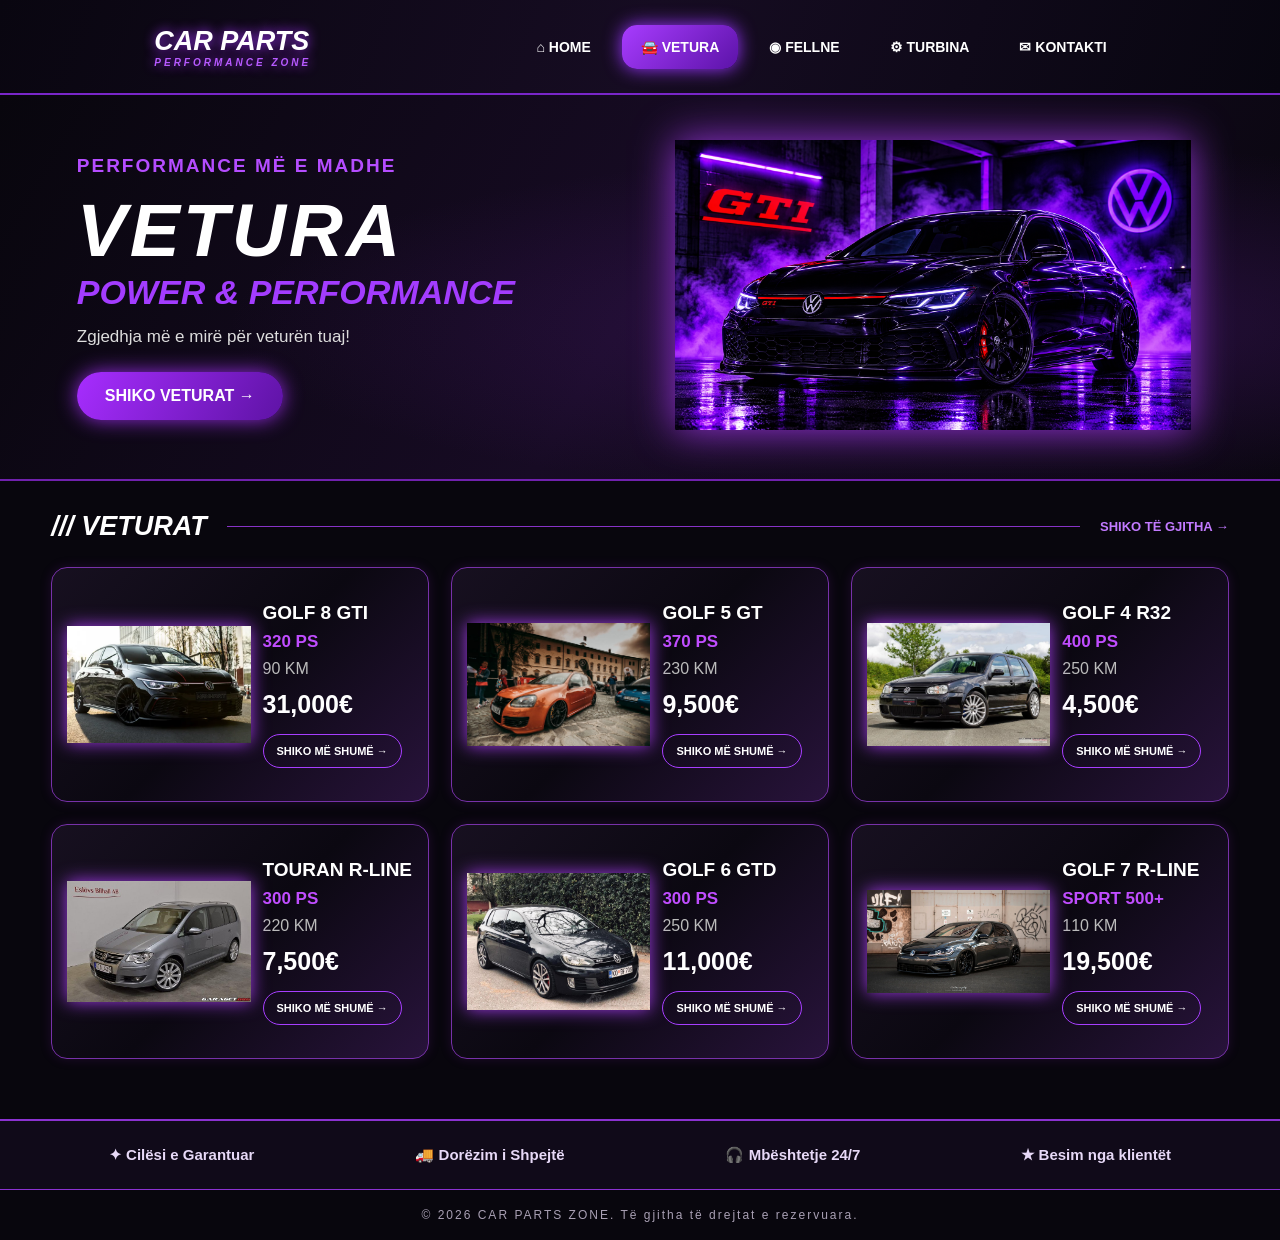
<file: index.html>
<!DOCTYPE html>

<html lang="sq">

<head>

    <meta charset="UTF-8">

    <meta name="viewport" content="width=device-width, initial-scale=1.0">

    <title>CAR PARTS ZONE - VETURA</title>

    <link rel="stylesheet" href="css/index.css">

</head>

<body>

<header class="main-header">

    <div class="logo">

        <span>CAR PARTS</span>

        <small>PERFORMANCE ZONE</small>

    </div>

    <nav>

        <ul>

            <li><a href="landingpage.html">⌂ HOME</a></li>

            <li><a href="index.html" class="active">🚘 VETURA</a></li>

            <li><a href="index1.html">◉ FELLNE</a></li>

            <li><a href="turbina.html">⚙ TURBINA</a></li>

            <li><a href="kontakti.html">✉ KONTAKTI</a></li>

        </ul>

    </nav>

</header>

<section class="hero">

    <div class="hero-content">

        <h3>PERFORMANCE MË E MADHE</h3>

        <h1>VETURA</h1>

        <h2>POWER & PERFORMANCE</h2>

        <p>Zgjedhja më e mirë për veturën tuaj!</p>

        <a href="#produktet" class="hero-btn">SHIKO VETURAT →</a>

    </div>

    <div class="hero-image">

        <img src="img/Golfgtii.png" alt="Golf GTI">

    </div>

</section>

<section class="products" id="produktet">

    <div class="section-title">

        <h2>/// VETURAT</h2>

        <span></span>

        <p>SHIKO TË GJITHA →</p>

    </div>

    <div class="car-container">

        <div class="car-card">

            <img src="img/golf.jpg" alt="Golf 8 GTI">

            <div class="car-info">

                <h2>GOLF 8 GTI</h2>

                <h3>320 PS</h3>

                <p>90 KM</p>

                <h1>31,000€</h1>

                <a href="kontakti.html">SHIKO MË SHUMË →</a>

            </div>

        </div>

        <div class="car-card">

            <img src="img/gti.jpg" alt="Golf 5 GT">

            <div class="car-info">

                <h2>GOLF 5 GT</h2>

                <h3>370 PS</h3>

                <p>230 KM</p>

                <h1>9,500€</h1>

                <a href="kontakti.html">SHIKO MË SHUMË →</a>

            </div>

        </div>

        <div class="car-card">

            <img src="img/mk4.jpg" alt="Golf 4 R32">

            <div class="car-info">

                <h2>GOLF 4 R32</h2>

                <h3>400 PS</h3>

                <p>250 KM</p>

                <h1>4,500€</h1>

                <a href="kontakti.html">SHIKO MË SHUMË →</a>

            </div>

        </div>

        <div class="car-card">

            <img src="img/touran.jpg" alt="Touran R-Line">

            <div class="car-info">

                <h2>TOURAN R-LINE</h2>

                <h3>300 PS</h3>

                <p>220 KM</p>

                <h1>7,500€</h1>

                <a href="kontakti.html">SHIKO MË SHUMË →</a>

            </div>

        </div>

        <div class="car-card">

            <img src="img/GTD.jpg" alt="Golf 6 GTD">

            <div class="car-info">

                <h2>GOLF 6 GTD</h2>

                <h3>300 PS</h3>

                <p>250 KM</p>

                <h1>11,000€</h1>

                <a href="kontakti.html">SHIKO MË SHUMË →</a>

            </div>

        </div>

        <div class="car-card">

            <img src="img/golfr.jpg" alt="Golf 7 R-Line">

            <div class="car-info">

                <h2>GOLF 7 R-LINE</h2>

                <h3>SPORT 500+</h3>

                <p>110 KM</p>

                <h1>19,500€</h1>

                <a href="kontakti.html">SHIKO MË SHUMË →</a>

            </div>

        </div>

    </div>

</section>

<footer class="footer">

    <div>✦ Cilësi e Garantuar</div>

    <div>🚚 Dorëzim i Shpejtë</div>

    <div>🎧 Mbështetje 24/7</div>

    <div>★ Besim nga klientët</div>

</footer>

<div class="copyright">

    © 2026 CAR PARTS ZONE. Të gjitha të drejtat e rezervuara.
</file>
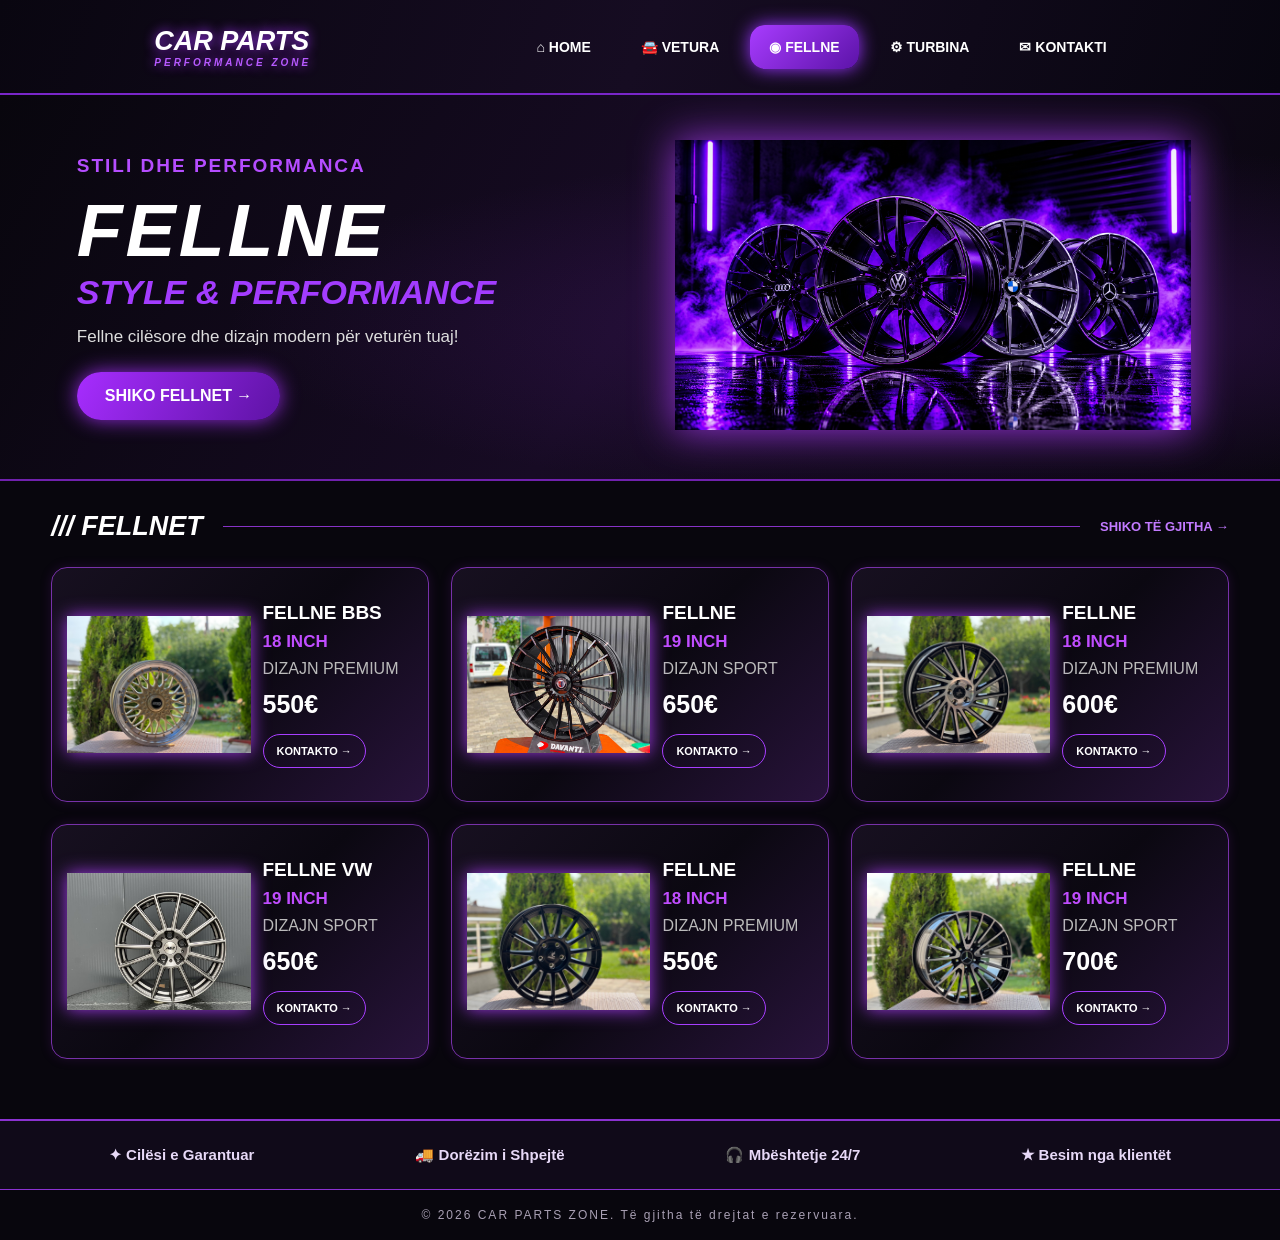
<file: index1.html>
<!DOCTYPE html>
<html lang="sq">
<head>
    <meta charset="UTF-8">
    <meta name="viewport" content="width=device-width, initial-scale=1.0">
    <title>CAR PARTS ZONE - FELLNE</title>
    <link rel="stylesheet" href="css/index1.css">
</head>
<body>

<header class="main-header">
    <div class="logo">
        <span>CAR PARTS</span>
        <small>PERFORMANCE ZONE</small>
    </div>

    <nav>
        <ul>
            <li><a href="landingpage.html">⌂ HOME</a></li>
            <li><a href="index.html">🚘 VETURA</a></li>
            <li><a href="index1.html" class="active">◉ FELLNE</a></li>
            <li><a href="turbina.html">⚙ TURBINA</a></li>
            <li><a href="kontakti.html">✉ KONTAKTI</a></li>
        </ul>
    </nav>
</header>

<section class="hero">
    <div class="hero-content">
        <h3>STILI DHE PERFORMANCA</h3>
        <h1>FELLNE</h1>
        <h2>STYLE & PERFORMANCE</h2>
        <p>Fellne cilësore dhe dizajn modern për veturën tuaj!</p>
        <a href="#produktet" class="hero-btn">SHIKO FELLNET →</a>
    </div>

    <div class="hero-image">
        <img src="img/sportrims.png" alt="Fellne BBS">
    </div>
</section>

<section class="products" id="produktet">

    <div class="section-title">
        <h2>/// FELLNET</h2>
        <span></span>
        <p>SHIKO TË GJITHA →</p>
    </div>

    <div class="car-container">

        <div class="car-card">
            <img src="img/BBS.jpg" alt="Fellne BBS">
            <div class="car-info">
                <h2>FELLNE BBS</h2>
                <h3>18 INCH</h3>
                <p>DIZAJN PREMIUM</p>
                <h1>550€</h1>
                <a href="kontakti.html">KONTAKTO →</a>
            </div>
        </div>

        <div class="car-card">
            <img src="img/r19.jpg" alt="Fellne R19">
            <div class="car-info">
                <h2>FELLNE</h2>
                <h3>19 INCH</h3>
                <p>DIZAJN SPORT</p>
                <h1>650€</h1>
                <a href="kontakti.html">KONTAKTO →</a>
            </div>
        </div>

        <div class="car-card">
            <img src="img/20.jpg" alt="Fellne 20">
            <div class="car-info">
                <h2>FELLNE</h2>
                <h3>18 INCH</h3>
                <p>DIZAJN PREMIUM</p>
                <h1>600€</h1>
                <a href="kontakti.html">KONTAKTO →</a>
            </div>
        </div>

        <div class="car-card">
            <img src="img/vw.jpg" alt="Fellne VW">
            <div class="car-info">
                <h2>FELLNE VW</h2>
                <h3>19 INCH</h3>
                <p>DIZAJN SPORT</p>
                <h1>650€</h1>
                <a href="kontakti.html">KONTAKTO →</a>
            </div>
        </div>

        <div class="car-card">
            <img src="img/18.jpg" alt="Fellne 18">
            <div class="car-info">
                <h2>FELLNE</h2>
                <h3>18 INCH</h3>
                <p>DIZAJN PREMIUM</p>
                <h1>550€</h1>
                <a href="kontakti.html">KONTAKTO →</a>
            </div>
        </div>

        <div class="car-card">
            <img src="img/21.jpg" alt="Fellne 21">
            <div class="car-info">
                <h2>FELLNE</h2>
                <h3>19 INCH</h3>
                <p>DIZAJN SPORT</p>
                <h1>700€</h1>
                <a href="kontakti.html">KONTAKTO →</a>
            </div>
        </div>

    </div>
</section>

<footer class="footer">
    <div>✦ Cilësi e Garantuar</div>
    <div>🚚 Dorëzim i Shpejtë</div>
    <div>🎧 Mbështetje 24/7</div>
    <div>★ Besim nga klientët</div>
</footer>

<div class="copyright">
    © 2026 CAR PARTS ZONE. Të gjitha të drejtat e rezervuara.
</div>

</body>
</html>
</file>
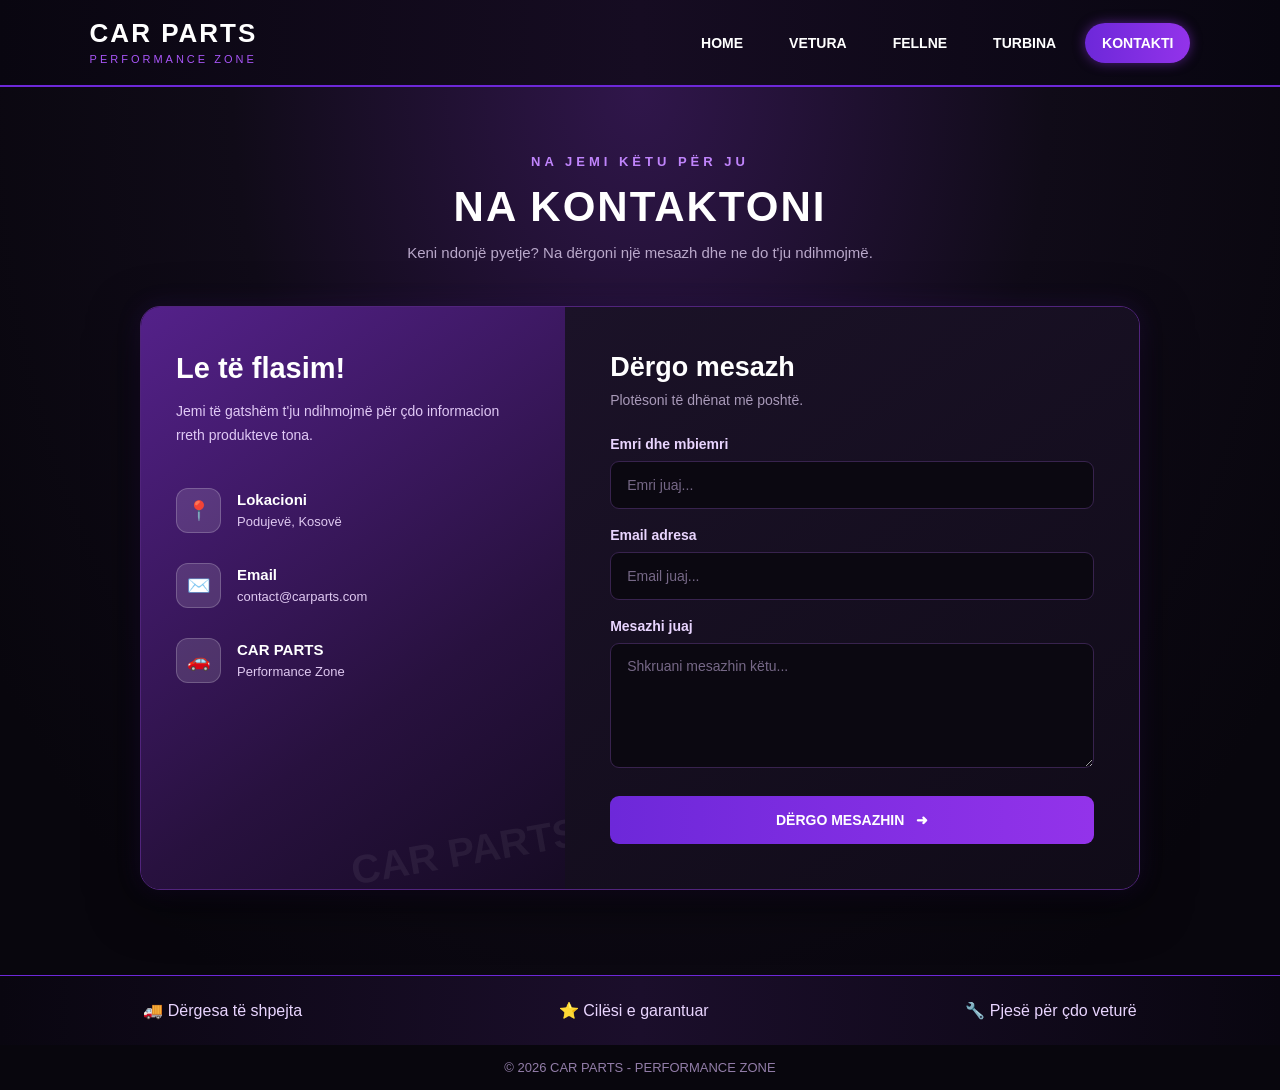
<file: kontakti.html>
<!DOCTYPE html>
<html lang="sq">
<head>
    <meta charset="UTF-8">
    <meta name="viewport" content="width=device-width, initial-scale=1.0">
    <title>CAR PARTS - KONTAKTI</title>
    <link rel="stylesheet" href="css/kontakti.css">
</head>
<body>

<header class="main-header">
    <div class="logo">
        <h2>CAR PARTS</h2>
        <span>PERFORMANCE ZONE</span>
    </div>

    <nav>
        <ul>
            <li><a href="landingpage.html">HOME</a></li>
            <li><a href="index.html">VETURA</a></li>
            <li><a href="index1.html">FELLNE</a></li>
            <li><a href="turbina.html">TURBINA</a></li>
            <li><a href="kontakti.html" class="active">KONTAKTI</a></li>
        </ul>
    </nav>
</header>

<main class="contact-section">

    <div class="contact-heading">
        <span>NA JEMI KËTU PËR JU</span>
        <h1>NA KONTAKTONI</h1>
        <p>Keni ndonjë pyetje? Na dërgoni një mesazh dhe ne do t'ju ndihmojmë.</p>
    </div>

    <div class="contact-container">

        <div class="contact-info">
            <h2>Le të flasim!</h2>
            <p class="info-text">
                Jemi të gatshëm t'ju ndihmojmë për çdo informacion rreth produkteve tona.
            </p>

            <div class="info-item">
                <div class="info-icon">📍</div>
                <div>
                    <h3>Lokacioni</h3>
                    <p>Podujevë, Kosovë</p>
                </div>
            </div>

            <div class="info-item">
                <div class="info-icon">✉️</div>
                <div>
                    <h3>Email</h3>
                    <p>contact@carparts.com</p>
                </div>
            </div>

            <div class="info-item">
                <div class="info-icon">🚗</div>
                <div>
                    <h3>CAR PARTS</h3>
                    <p>Performance Zone</p>
                </div>
            </div>

            <div class="contact-decoration">CAR PARTS</div>
        </div>

        <form action="landingpage.html" method="post" class="contact-form">

            <h2>Dërgo mesazh</h2>
            <p>Plotësoni të dhënat më poshtë.</p>

            <label for="name">Emri dhe mbiemri</label>
            <input type="text" id="name" name="name"
                   placeholder="Emri juaj..." required>

            <label for="email">Email adresa</label>
            <input type="email" id="email" name="email"
                   placeholder="Email juaj..." required>

            <label for="mesazhi">Mesazhi juaj</label>
            <textarea id="mesazhi" name="mesazhi"
                      placeholder="Shkruani mesazhin këtu..." required></textarea>

            <button type="submit">DËRGO MESAZHIN <span>➜</span></button>

        </form>

    </div>
</main>

<footer class="footer">
    <div>🚚 Dërgesa të shpejta</div>
    <div>⭐ Cilësi e garantuar</div>
    <div>🔧 Pjesë për çdo veturë</div>
</footer>

<div class="copyright">
    © 2026 CAR PARTS - PERFORMANCE ZONE
</div>

</body>
</html>
</file>
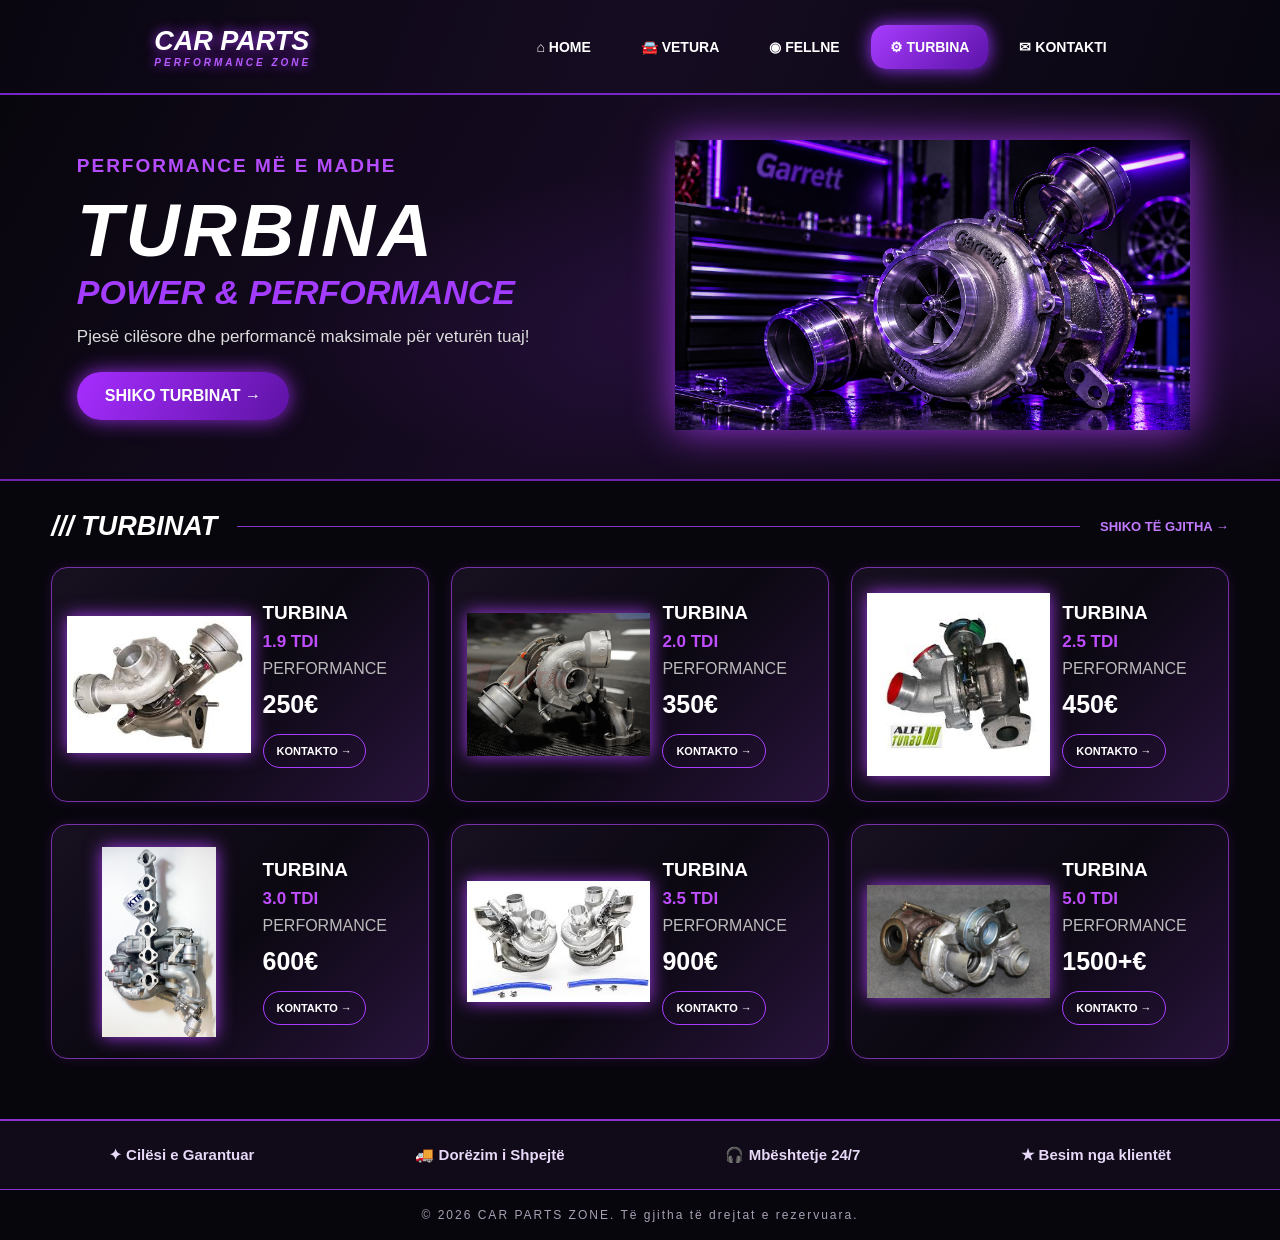
<file: turbina.html>
<!DOCTYPE html>
<html lang="sq">
<head>
    <meta charset="UTF-8">
    <meta name="viewport" content="width=device-width, initial-scale=1.0">
    <title>CAR PARTS ZONE - TURBINA</title>
    <link rel="stylesheet" href="css/turbina.css">
</head>
<body>

<header class="main-header">
    <div class="logo">
        <span>CAR PARTS</span>
        <small>PERFORMANCE ZONE</small>
    </div>

    <nav>
        <ul>
            <li><a href="landingpage.html">⌂ HOME</a></li>
            <li><a href="index.html">🚘 VETURA</a></li>
            <li><a href="index1.html">◉ FELLNE</a></li>
            <li><a href="turbina.html" class="active">⚙ TURBINA</a></li>
            <li><a href="kontakti.html">✉ KONTAKTI</a></li>
        </ul>
    </nav>
</header>

<section class="hero">
    <div class="hero-content">
        <h3>PERFORMANCE MË E MADHE</h3>
        <h1>TURBINA</h1>
        <h2>POWER & PERFORMANCE</h2>
        <p>Pjesë cilësore dhe performancë maksimale për veturën tuaj!</p>
        <a href="#produktet" class="hero-btn">SHIKO TURBINAT →</a>
    </div>

    <div class="hero-image">
        <img src="img/turbogarrett.png" alt="Turbina 1.9 TDI">
    </div>
</section>

<section class="products" id="produktet">
    <div class="section-title">
        <h2>/// TURBINAT</h2>
        <span></span>
        <p>SHIKO TË GJITHA →</p>
    </div>

    <div class="car-container">

        <div class="car-card">
            <img src="img/1.9.jpg" alt="Turbina 1.9">
            <div class="car-info">
                <h2>TURBINA</h2>
                <h3>1.9 TDI</h3>
                <p>PERFORMANCE</p>
                <h1>250€</h1>
                <a href="kontakti.html">KONTAKTO →</a>
            </div>
        </div>

        <div class="car-card">
            <img src="img/2.0.jpg" alt="Turbina 2.0">
            <div class="car-info">
                <h2>TURBINA</h2>
                <h3>2.0 TDI</h3>
                <p>PERFORMANCE</p>
                <h1>350€</h1>
                <a href="kontakti.html">KONTAKTO →</a>
            </div>
        </div>

        <div class="car-card">
            <img src="img/2.5.jpg" alt="Turbina 2.5">
            <div class="car-info">
                <h2>TURBINA</h2>
                <h3>2.5 TDI</h3>
                <p>PERFORMANCE</p>
                <h1>450€</h1>
                <a href="kontakti.html">KONTAKTO →</a>
            </div>
        </div>

        <div class="car-card">
            <img src="img/3.0.jpg" alt="Turbina 3.0">
            <div class="car-info">
                <h2>TURBINA</h2>
                <h3>3.0 TDI</h3>
                <p>PERFORMANCE</p>
                <h1>600€</h1>
                <a href="kontakti.html">KONTAKTO →</a>
            </div>
        </div>

        <div class="car-card">
            <img src="img/3.5.JPG" alt="Turbina 3.5">
            <div class="car-info">
                <h2>TURBINA</h2>
                <h3>3.5 TDI</h3>
                <p>PERFORMANCE</p>
                <h1>900€</h1>
                <a href="kontakti.html">KONTAKTO →</a>
            </div>
        </div>

        <div class="car-card">
            <img src="img/5.0.JPG" alt="Turbina 5.0">
            <div class="car-info">
                <h2>TURBINA</h2>
                <h3>5.0 TDI</h3>
                <p>PERFORMANCE</p>
                <h1>1500+€</h1>
                <a href="kontakti.html">KONTAKTO →</a>
            </div>
        </div>

    </div>
</section>

<footer class="footer">
    <div>✦ Cilësi e Garantuar</div>
    <div>🚚 Dorëzim i Shpejtë</div>
    <div>🎧 Mbështetje 24/7</div>
    <div>★ Besim nga klientët</div>
</footer>

<div class="copyright">
    © 2026 CAR PARTS ZONE. Të gjitha të drejtat e rezervuara.
</div>

</body>
</html>
</file>
<file: css/index.css>
* {
    margin: 0;
    padding: 0;
    box-sizing: border-box;
}

html {
    scroll-behavior: smooth;
}

body {
    background: #08060d;
    color: white;
    font-family: Arial, sans-serif;
}

/* NAVBAR */

.main-header {
    min-height: 95px;
    background: linear-gradient(110deg, #090610, #160c22, #080610);
    border-bottom: 2px solid #7926c9;
    box-shadow: 0 0 20px #8124d955;
    display: flex;
    justify-content: space-around;
    align-items: center;
    padding: 15px 4%;
}

.logo {
    display: flex;
    flex-direction: column;
    color: white;
    font-size: 27px;
    font-weight: 900;
    font-style: italic;
    text-shadow: 0 0 12px #a333ff;
}

.logo small {
    color: #b75aff;
    font-size: 10px;
    letter-spacing: 3px;
    text-align: center;
}

.main-header ul {
    display: flex;
    align-items: center;
    list-style: none;
    gap: 12px;
}

.main-header a {
    color: white;
    text-decoration: none;
    font-size: 14px;
    font-weight: bold;
    padding: 14px 19px;
    border-radius: 15px;
    transition: 0.3s;
}

.main-header a:hover,
.main-header a.active {
    background: linear-gradient(135deg, #a83cff, #5c13a8);
    box-shadow: 0 0 18px #9a35ff;
}

/* HERO SECTION */

.hero {
    min-height: 350px;
    padding: 45px 6%;
    display: flex;
    align-items: center;
    justify-content: space-between;
    background:
    radial-gradient(ellipse at 80% 60%, #501b7c66, transparent 55%),
    linear-gradient(120deg, #08060d, #170b24, #08060d);
    border-bottom: 2px solid #7021ad;
    overflow: hidden;
}

.hero-content {
    z-index: 2;
}

.hero-content h3 {
    color: #b54dff;
    font-size: 19px;
    margin-bottom: 10px;
    letter-spacing: 2px;
}

.hero-content h1 {
    font-size: 75px;
    font-weight: 900;
    font-style: italic;
    letter-spacing: 3px;
}

.hero-content h2 {
    color: #a33cff;
    font-size: 34px;
    font-style: italic;
    margin-bottom: 15px;
}

.hero-content p {
    color: #ddd;
    font-size: 17px;
    margin-bottom: 25px;
}

.hero-btn {
    display: inline-block;
    background: linear-gradient(120deg, #a72dff, #5e13a5);
    padding: 15px 28px;
    border-radius: 30px;
    color: white;
    text-decoration: none;
    font-weight: bold;
    box-shadow: 0 0 20px #922bdb;
    transition: 0.3s;
}

.hero-btn:hover {
    transform: scale(1.05);
    box-shadow: 0 0 30px #bd63ff;
}

.hero-image {
    width: 48%;
}

.hero-image img {
    width: 100%;
    height: 290px;
    object-fit: contain;
    filter: drop-shadow(0 0 20px #9634d9);
}

/* PRODUCTS */

.products {
    padding: 30px 4%;
}

.section-title {
    display: flex;
    align-items: center;
    gap: 20px;
    margin-bottom: 25px;
}

.section-title h2 {
    font-size: 27px;
    font-style: italic;
}

.section-title h2:first-letter {
    color: #a63bff;
}

.section-title span {
    flex: 1;
    height: 1px;
    background: #8732c6;
}

.section-title p {
    color: #c27aff;
    font-size: 13px;
    font-weight: bold;
}

/* CARDS */

.car-container {
    display: grid;
    grid-template-columns: repeat(3, 1fr);
    gap: 22px;
}

.car-card {
    min-height: 235px;
    display: flex;
    align-items: center;
    padding: 15px;
    gap: 12px;
    background: linear-gradient(135deg, #171020, #0b0811, #28133b);
    border: 1px solid #7731a9;
    border-radius: 16px;
    box-shadow: 0 0 12px #7623a533;
    transition: 0.3s;
    overflow: hidden;
}

.car-card:hover {
    transform: translateY(-6px);
    border-color: #c05aff;
    box-shadow: 0 0 25px #922bdb88;
}

.car-card img {
    width: 53%;
    height: 190px;
    object-fit: contain;
    filter: drop-shadow(0 0 9px #a13be8);
}

.car-info {
    flex: 1;
}

.car-info h2 {
    font-size: 19px;
    margin-bottom: 8px;
}

.car-info h3 {
    color: #c04dff;
    font-size: 17px;
    margin-bottom: 8px;
}

.car-info p {
    color: #bbb;
    margin-bottom: 12px;
}

.car-info h1 {
    font-size: 25px;
    margin-bottom: 15px;
}

.car-info a {
    display: inline-block;
    text-decoration: none;
    color: white;
    border: 1px solid #a73eff;
    border-radius: 25px;
    padding: 10px 13px;
    font-size: 11px;
    font-weight: bold;
    transition: 0.3s;
}

.car-info a:hover {
    background: #9129d5;
    box-shadow: 0 0 15px #a83cff;
}

/* FOOTER */

.footer {
    margin-top: 30px;
    padding: 25px 3%;
    display: flex;
    justify-content: space-around;
    flex-wrap: wrap;
    gap: 20px;
    background: #100a19;
    border-top: 2px solid #8b32d1;
    border-bottom: 1px solid #8b32d1;
}

.footer div {
    font-size: 15px;
    font-weight: bold;
    color: #e7d9f7;
}

.copyright {
    padding: 18px;
    text-align: center;
    color: #a9a0b4;
    font-size: 12px;
    letter-spacing: 2px;
}

/* RESPONSIVE */

@media (max-width: 1000px) {
    .car-container {
        grid-template-columns: repeat(2, 1fr);
    }

    .main-header {
        flex-direction: column;
        gap: 25px;
    }

    .main-header ul {
        flex-wrap: wrap;
        justify-content: center;
    }
}

@media (max-width: 650px) {
    .hero {
        flex-direction: column;
        text-align: center;
    }

    .hero-content h1 {
        font-size: 48px;
    }

    .hero-content h2 {
        font-size: 23px;
    }

    .hero-image {
        width: 100%;
    }

    .car-container {
        grid-template-columns: 1fr;
    }

    .car-card {
        min-height: 200px;
    }

    .main-header a {
        font-size: 11px;
        padding: 10px;
    }

    .footer {
        flex-direction: column;
        align-items: center;
    }
}
</file>
<file: css/index1.css>
* {
    margin: 0;
    padding: 0;
    box-sizing: border-box;
}

html {
    scroll-behavior: smooth;
}

body {
    background: #08060d;
    color: white;
    font-family: Arial, sans-serif;
}

/* NAVBAR */

.main-header {
    min-height: 95px;
    background: linear-gradient(110deg, #090610, #160c22, #080610);
    border-bottom: 2px solid #7926c9;
    box-shadow: 0 0 20px #8124d955;
    display: flex;
    justify-content: space-around;
    align-items: center;
    padding: 15px 4%;
}

.logo {
    display: flex;
    flex-direction: column;
    color: white;
    font-size: 27px;
    font-weight: 900;
    font-style: italic;
    text-shadow: 0 0 12px #a333ff;
}

.logo small {
    color: #b75aff;
    font-size: 10px;
    letter-spacing: 3px;
    text-align: center;
}

.main-header ul {
    display: flex;
    align-items: center;
    list-style: none;
    gap: 12px;
}

.main-header a {
    color: white;
    text-decoration: none;
    font-size: 14px;
    font-weight: bold;
    padding: 14px 19px;
    border-radius: 15px;
    transition: 0.3s;
}

.main-header a:hover,
.main-header a.active {
    background: linear-gradient(135deg, #a83cff, #5c13a8);
    box-shadow: 0 0 18px #9a35ff;
}

/* HERO */

.hero {
    min-height: 350px;
    padding: 45px 6%;
    display: flex;
    align-items: center;
    justify-content: space-between;
    background:
    radial-gradient(ellipse at 80% 60%, #501b7c66, transparent 55%),
    linear-gradient(120deg, #08060d, #170b24, #08060d);
    border-bottom: 2px solid #7021ad;
    overflow: hidden;
}

.hero-content {
    z-index: 2;
}

.hero-content h3 {
    color: #b54dff;
    font-size: 19px;
    margin-bottom: 10px;
    letter-spacing: 2px;
}

.hero-content h1 {
    font-size: 75px;
    font-weight: 900;
    font-style: italic;
    letter-spacing: 3px;
}

.hero-content h2 {
    color: #a33cff;
    font-size: 34px;
    font-style: italic;
    margin-bottom: 15px;
}

.hero-content p {
    color: #ddd;
    font-size: 17px;
    margin-bottom: 25px;
}

.hero-btn {
    display: inline-block;
    background: linear-gradient(120deg, #a72dff, #5e13a5);
    padding: 15px 28px;
    border-radius: 30px;
    color: white;
    text-decoration: none;
    font-weight: bold;
    box-shadow: 0 0 20px #922bdb;
    transition: 0.3s;
}

.hero-btn:hover {
    transform: scale(1.05);
    box-shadow: 0 0 30px #bd63ff;
}

.hero-image {
    width: 48%;
}

.hero-image img {
    width: 100%;
    height: 290px;
    object-fit: contain;
    filter: drop-shadow(0 0 20px #9634d9);
}

/* PRODUCTS */

.products {
    padding: 30px 4%;
}

.section-title {
    display: flex;
    align-items: center;
    gap: 20px;
    margin-bottom: 25px;
}

.section-title h2 {
    font-size: 27px;
    font-style: italic;
}

.section-title h2:first-letter {
    color: #a63bff;
}

.section-title span {
    flex: 1;
    height: 1px;
    background: #8732c6;
}

.section-title p {
    color: #c27aff;
    font-size: 13px;
    font-weight: bold;
}

/* CARDS */

.car-container {
    display: grid;
    grid-template-columns: repeat(3, 1fr);
    gap: 22px;
}

.car-card {
    min-height: 235px;
    display: flex;
    align-items: center;
    padding: 15px;
    gap: 12px;
    background: linear-gradient(135deg, #171020, #0b0811, #28133b);
    border: 1px solid #7731a9;
    border-radius: 16px;
    box-shadow: 0 0 12px #7623a533;
    transition: 0.3s;
    overflow: hidden;
}

.car-card:hover {
    transform: translateY(-6px);
    border-color: #c05aff;
    box-shadow: 0 0 25px #922bdb88;
}

.car-card img {
    width: 53%;
    height: 190px;
    object-fit: contain;
    filter: drop-shadow(0 0 9px #a13be8);
    transition: 0.3s;
}

.car-card:hover img {
    transform: scale(1.05);
}

.car-info {
    flex: 1;
    min-width: 0;
}

.car-info h2 {
    font-size: 19px;
    margin-bottom: 8px;
}

.car-info h3 {
    color: #c04dff;
    font-size: 17px;
    margin-bottom: 8px;
}

.car-info p {
    color: #bbb;
    margin-bottom: 12px;
}

.car-info h1 {
    font-size: 25px;
    margin-bottom: 15px;
}

.car-info a {
    display: inline-block;
    text-decoration: none;
    color: white;
    border: 1px solid #a73eff;
    border-radius: 25px;
    padding: 10px 13px;
    font-size: 11px;
    font-weight: bold;
    transition: 0.3s;
}

.car-info a:hover {
    background: #9129d5;
    box-shadow: 0 0 15px #a83cff;
}

/* FOOTER */

.footer {
    margin-top: 30px;
    padding: 25px 3%;
    display: flex;
    justify-content: space-around;
    flex-wrap: wrap;
    gap: 20px;
    background: #100a19;
    border-top: 2px solid #8b32d1;
    border-bottom: 1px solid #8b32d1;
}

.footer div {
    font-size: 15px;
    font-weight: bold;
    color: #e7d9f7;
}

.copyright {
    padding: 18px;
    text-align: center;
    color: #a9a0b4;
    font-size: 12px;
    letter-spacing: 2px;
}

/* RESPONSIVE */

@media (max-width: 1000px) {
    .car-container {
        grid-template-columns: repeat(2, 1fr);
    }

    .main-header {
        flex-direction: column;
        gap: 25px;
    }

    .main-header ul {
        flex-wrap: wrap;
        justify-content: center;
    }
}

@media (max-width: 650px) {
    .hero {
        flex-direction: column;
        text-align: center;
    }

    .hero-content h1 {
        font-size: 48px;
    }

    .hero-content h2 {
        font-size: 23px;
    }

    .hero-image {
        width: 100%;
    }

    .car-container {
        grid-template-columns: 1fr;
    }

    .car-card {
        min-height: 200px;
    }

    .main-header a {
        font-size: 11px;
        padding: 10px;
    }

    .footer {
        flex-direction: column;
        align-items: center;
    }
}
</file>
<file: css/kontakti.css>
* {
    margin: 0;
    padding: 0;
    box-sizing: border-box;
}

body {
    font-family: Arial, sans-serif;
    background: #08060d;
    color: white;
}

/* HEADER */
.main-header {
    background: linear-gradient(90deg, #090610, #160c22, #080610);
    padding: 18px 7%;
    display: flex;
    justify-content: space-between;
    align-items: center;
    border-bottom: 2px solid #6d28d9;
    box-shadow: 0 4px 20px rgba(109, 40, 217, 0.3);
}

.logo h2 {
    font-size: 26px;
    letter-spacing: 2px;
}

.logo span {
    color: #a855f7;
    font-size: 11px;
    letter-spacing: 3px;
}

.main-header ul {
    display: flex;
    list-style: none;
    gap: 12px;
}

.main-header a {
    color: white;
    text-decoration: none;
    font-size: 14px;
    font-weight: bold;
    padding: 12px 17px;
    border-radius: 25px;
    transition: 0.3s;
}

.main-header a:hover,
.main-header a.active {
    background: linear-gradient(90deg, #6d28d9, #9333ea);
    box-shadow: 0 0 12px rgba(147, 51, 234, 0.5);
}

/* CONTACT SECTION */
.contact-section {
    min-height: 750px;
    padding: 65px 20px 85px;
    background:
        radial-gradient(ellipse at 50% 0%, #30164b 0%, #100b18 45%, #08060d 85%);
}

.contact-heading {
    text-align: center;
    margin-bottom: 45px;
}

.contact-heading span {
    color: #c084fc;
    font-size: 13px;
    font-weight: bold;
    letter-spacing: 4px;
}

.contact-heading h1 {
    font-size: 42px;
    margin: 13px 0;
    letter-spacing: 2px;
}

.contact-heading p {
    color: #b9a8ca;
    font-size: 15px;
}

/* MAIN CARD */
.contact-container {
    max-width: 1000px;
    margin: 0 auto;
    display: grid;
    grid-template-columns: 0.85fr 1.15fr;
    background: #130d1d;
    border: 1px solid #51247c;
    border-radius: 20px;
    overflow: hidden;
    box-shadow: 0 15px 50px rgba(0, 0, 0, 0.5),
                0 0 25px rgba(109, 40, 217, 0.15);
}

/* LEFT SIDE */
.contact-info {
    position: relative;
    overflow: hidden;
    padding: 45px 35px;
    background: linear-gradient(145deg, #54218a, #28113f 65%, #160b24);
}

.contact-info h2 {
    font-size: 29px;
    margin-bottom: 15px;
}

.info-text {
    color: #e0c9f5;
    line-height: 1.7;
    font-size: 14px;
    margin-bottom: 40px;
}

.info-item {
    display: flex;
    align-items: center;
    gap: 16px;
    margin-bottom: 30px;
}

.info-icon {
    width: 45px;
    height: 45px;
    min-width: 45px;
    display: flex;
    align-items: center;
    justify-content: center;
    background: rgba(255, 255, 255, 0.13);
    border: 1px solid rgba(255, 255, 255, 0.2);
    border-radius: 12px;
    font-size: 19px;
}

.info-item h3 {
    font-size: 15px;
    margin-bottom: 6px;
}

.info-item p {
    color: #dfc9f1;
    font-size: 13px;
}

.contact-decoration {
    position: absolute;
    bottom: 15px;
    right: -15px;
    font-size: 40px;
    font-weight: bold;
    color: rgba(255, 255, 255, 0.06);
    transform: rotate(-10deg);
}

/* RIGHT SIDE FORM */
.contact-form {
    padding: 45px 45px;
    background: linear-gradient(145deg, #1b1228, #100b18);
}

.contact-form h2 {
    font-size: 27px;
    margin-bottom: 9px;
}

.contact-form > p {
    color: #a99ab9;
    font-size: 14px;
    margin-bottom: 28px;
}

.contact-form label {
    display: block;
    color: #e9d5ff;
    font-size: 14px;
    font-weight: bold;
    margin: 18px 0 9px;
}

.contact-form input,
.contact-form textarea {
    width: 100%;
    padding: 14px 16px;
    background: #0b0811;
    color: white;
    border: 1px solid #38234e;
    border-radius: 9px;
    outline: none;
    font-family: Arial, sans-serif;
    font-size: 14px;
    transition: 0.3s;
}

.contact-form input {
    height: 48px;
}

.contact-form textarea {
    height: 125px;
    resize: vertical;
}

.contact-form input:focus,
.contact-form textarea:focus {
    border-color: #a855f7;
    box-shadow: 0 0 12px rgba(168, 85, 247, 0.2);
}

.contact-form input::placeholder,
.contact-form textarea::placeholder {
    color: #766887;
}

.contact-form button {
    width: 100%;
    margin-top: 24px;
    padding: 16px;
    border: none;
    border-radius: 9px;
    background: linear-gradient(90deg, #6d28d9, #9333ea);
    color: white;
    font-size: 14px;
    font-weight: bold;
    cursor: pointer;
    transition: 0.3s;
}

.contact-form button:hover {
    transform: translateY(-3px);
    box-shadow: 0 7px 20px rgba(147, 51, 234, 0.4);
}

.contact-form button span {
    margin-left: 8px;
}

/* FOOTER */
.footer {
    display: flex;
    justify-content: space-around;
    gap: 20px;
    padding: 25px;
    background: linear-gradient(90deg, #090610, #1b0e2b, #090610);
    border-top: 1px solid #6d28d9;
    color: #e9d5ff;
    text-align: center;
}

.copyright {
    background: #08060d;
    color: #927da8;
    text-align: center;
    padding: 15px;
    font-size: 13px;
}

/* RESPONSIVE */
@media (max-width: 850px) {
    .main-header {
        flex-direction: column;
        gap: 22px;
    }

    .contact-container {
        grid-template-columns: 1fr;
        max-width: 550px;
    }
}

@media (max-width: 600px) {
    .main-header ul {
        flex-wrap: wrap;
        justify-content: center;
        gap: 18px;
    }

    .contact-heading h1 {
        font-size: 30px;
    }

    .contact-form,
    .contact-info {
        padding: 30px 23px;
    }

    .footer {
        flex-direction: column;
    }
}
</file>
<file: css/turbina.css>
* {
    margin: 0;
    padding: 0;
    box-sizing: border-box;
}

html {
    scroll-behavior: smooth;
}

body {
    background: #08060d;
    color: white;
    font-family: Arial, sans-serif;
}

/* NAVBAR */

.main-header {
    min-height: 95px;
    background: linear-gradient(110deg, #090610, #160c22, #080610);
    border-bottom: 2px solid #7926c9;
    box-shadow: 0 0 20px #8124d955;
    display: flex;
    justify-content: space-around;
    align-items: center;
    padding: 15px 4%;
}

.logo {
    display: flex;
    flex-direction: column;
    color: white;
    font-size: 27px;
    font-weight: 900;
    font-style: italic;
    text-shadow: 0 0 12px #a333ff;
}

.logo small {
    color: #b75aff;
    font-size: 10px;
    letter-spacing: 3px;
    text-align: center;
}

.main-header ul {
    display: flex;
    align-items: center;
    list-style: none;
    gap: 12px;
}

.main-header a {
    color: white;
    text-decoration: none;
    font-size: 14px;
    font-weight: bold;
    padding: 14px 19px;
    border-radius: 15px;
    transition: 0.3s;
}

.main-header a:hover,
.main-header a.active {
    background: linear-gradient(135deg, #a83cff, #5c13a8);
    box-shadow: 0 0 18px #9a35ff;
}

/* HERO SECTION */

.hero {
    min-height: 350px;
    padding: 45px 6%;
    display: flex;
    align-items: center;
    justify-content: space-between;
    background:
    radial-gradient(ellipse at 80% 60%, #501b7c66, transparent 55%),
    linear-gradient(120deg, #08060d, #170b24, #08060d);
    border-bottom: 2px solid #7021ad;
    overflow: hidden;
}

.hero-content {
    z-index: 2;
}

.hero-content h3 {
    color: #b54dff;
    font-size: 19px;
    margin-bottom: 10px;
    letter-spacing: 2px;
}

.hero-content h1 {
    font-size: 75px;
    font-weight: 900;
    font-style: italic;
    letter-spacing: 3px;
}

.hero-content h2 {
    color: #a33cff;
    font-size: 34px;
    font-style: italic;
    margin-bottom: 15px;
}

.hero-content p {
    color: #ddd;
    font-size: 17px;
    margin-bottom: 25px;
    max-width: 500px;
}

.hero-btn {
    display: inline-block;
    background: linear-gradient(120deg, #a72dff, #5e13a5);
    padding: 15px 28px;
    border-radius: 30px;
    color: white;
    text-decoration: none;
    font-weight: bold;
    box-shadow: 0 0 20px #922bdb;
    transition: 0.3s;
}

.hero-btn:hover {
    transform: scale(1.05);
    box-shadow: 0 0 30px #bd63ff;
}

.hero-image {
    width: 48%;
}

.hero-image img {
    width: 100%;
    height: 290px;
    object-fit: contain;
    filter: drop-shadow(0 0 20px #9634d9);
}

/* PRODUCTS */

.products {
    padding: 30px 4%;
}

.section-title {
    display: flex;
    align-items: center;
    gap: 20px;
    margin-bottom: 25px;
}

.section-title h2 {
    font-size: 27px;
    font-style: italic;
}

.section-title h2:first-letter {
    color: #a63bff;
}

.section-title span {
    flex: 1;
    height: 1px;
    background: #8732c6;
}

.section-title p {
    color: #c27aff;
    font-size: 13px;
    font-weight: bold;
}

/* CARDS */

.car-container {
    display: grid;
    grid-template-columns: repeat(3, 1fr);
    gap: 22px;
}

.car-card {
    min-height: 235px;
    display: flex;
    align-items: center;
    padding: 15px;
    gap: 12px;
    background: linear-gradient(135deg, #171020, #0b0811, #28133b);
    border: 1px solid #7731a9;
    border-radius: 16px;
    box-shadow: 0 0 12px #7623a533;
    transition: 0.3s;
    overflow: hidden;
}

.car-card:hover {
    transform: translateY(-6px);
    border-color: #c05aff;
    box-shadow: 0 0 25px #922bdb88;
}

.car-card img {
    width: 53%;
    height: 190px;
    object-fit: contain;
    filter: drop-shadow(0 0 9px #a13be8);
}

.car-info {
    flex: 1;
    min-width: 0;
}

.car-info h2 {
    font-size: 19px;
    margin-bottom: 8px;
}

.car-info h3 {
    color: #c04dff;
    font-size: 17px;
    margin-bottom: 8px;
}

.car-info p {
    color: #bbb;
    margin-bottom: 12px;
}

.car-info h1 {
    font-size: 25px;
    margin-bottom: 15px;
}

.car-info a {
    display: inline-block;
    text-decoration: none;
    color: white;
    border: 1px solid #a73eff;
    border-radius: 25px;
    padding: 10px 13px;
    font-size: 11px;
    font-weight: bold;
    transition: 0.3s;
}

.car-info a:hover {
    background: #9129d5;
    box-shadow: 0 0 15px #a83cff;
}

/* FOOTER */

.footer {
    margin-top: 30px;
    padding: 25px 3%;
    display: flex;
    justify-content: space-around;
    flex-wrap: wrap;
    gap: 20px;
    background: #100a19;
    border-top: 2px solid #8b32d1;
    border-bottom: 1px solid #8b32d1;
}

.footer div {
    font-size: 15px;
    font-weight: bold;
    color: #e7d9f7;
}

.copyright {
    padding: 18px;
    text-align: center;
    color: #a9a0b4;
    font-size: 12px;
    letter-spacing: 2px;
}

/* RESPONSIVE */

@media (max-width: 1000px) {
    .car-container {
        grid-template-columns: repeat(2, 1fr);
    }

    .main-header {
        flex-direction: column;
        gap: 25px;
    }

    .main-header ul {
        flex-wrap: wrap;
        justify-content: center;
    }
}

@media (max-width: 650px) {
    .hero {
        flex-direction: column;
        text-align: center;
    }

    .hero-content h1 {
        font-size: 48px;
    }

    .hero-content h2 {
        font-size: 23px;
    }

    .hero-image {
        width: 100%;
    }

    .car-container {
        grid-template-columns: 1fr;
    }

    .car-card {
        min-height: 200px;
    }

    .main-header a {
        font-size: 11px;
        padding: 10px;
    }

    .footer {
        flex-direction: column;
        align-items: center;
    }
}
</file>
